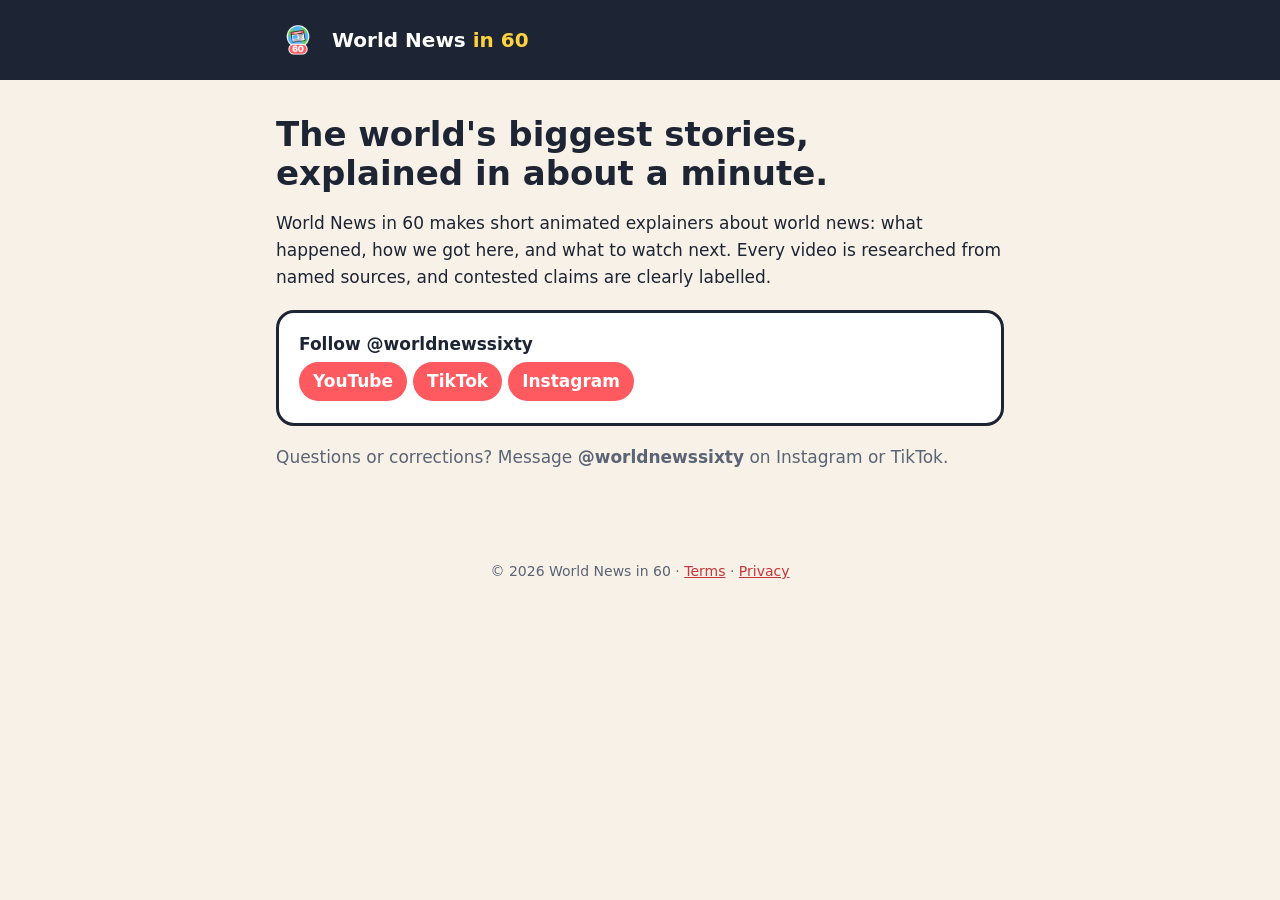
<file: index.html>
<!doctype html><html lang="en"><head><meta charset="utf-8"><meta name="viewport" content="width=device-width,initial-scale=1">
<title>World News in 60</title><link rel="icon" href="icon.png"><link rel="stylesheet" href="style.css"></head><body>
<header><div class="wrap"><img src="icon.png" alt=""><a href="./">World News <span>in 60</span></a></div></header><main><div class="wrap">
<h1>The world's biggest stories, explained in about a minute.</h1>
<p>World News in 60 makes short animated explainers about world news: what happened, how we got here, and what to watch next. Every video is researched from named sources, and contested claims are clearly labelled.</p>
<div class="card"><strong>Follow @worldnewssixty</strong><br>
<a class="pill" href="https://www.youtube.com/@worldnewssixty">YouTube</a><a class="pill" href="https://www.tiktok.com/@worldnewssixty">TikTok</a><a class="pill" href="https://www.instagram.com/worldnewssixty">Instagram</a></div>
<p class="muted">Questions or corrections? Message <strong>@worldnewssixty</strong> on Instagram or TikTok.</p>
</div></main><footer>© 2026 World News in 60 · <a href="terms.html">Terms</a> · <a href="privacy.html">Privacy</a></footer></body></html>
</file>
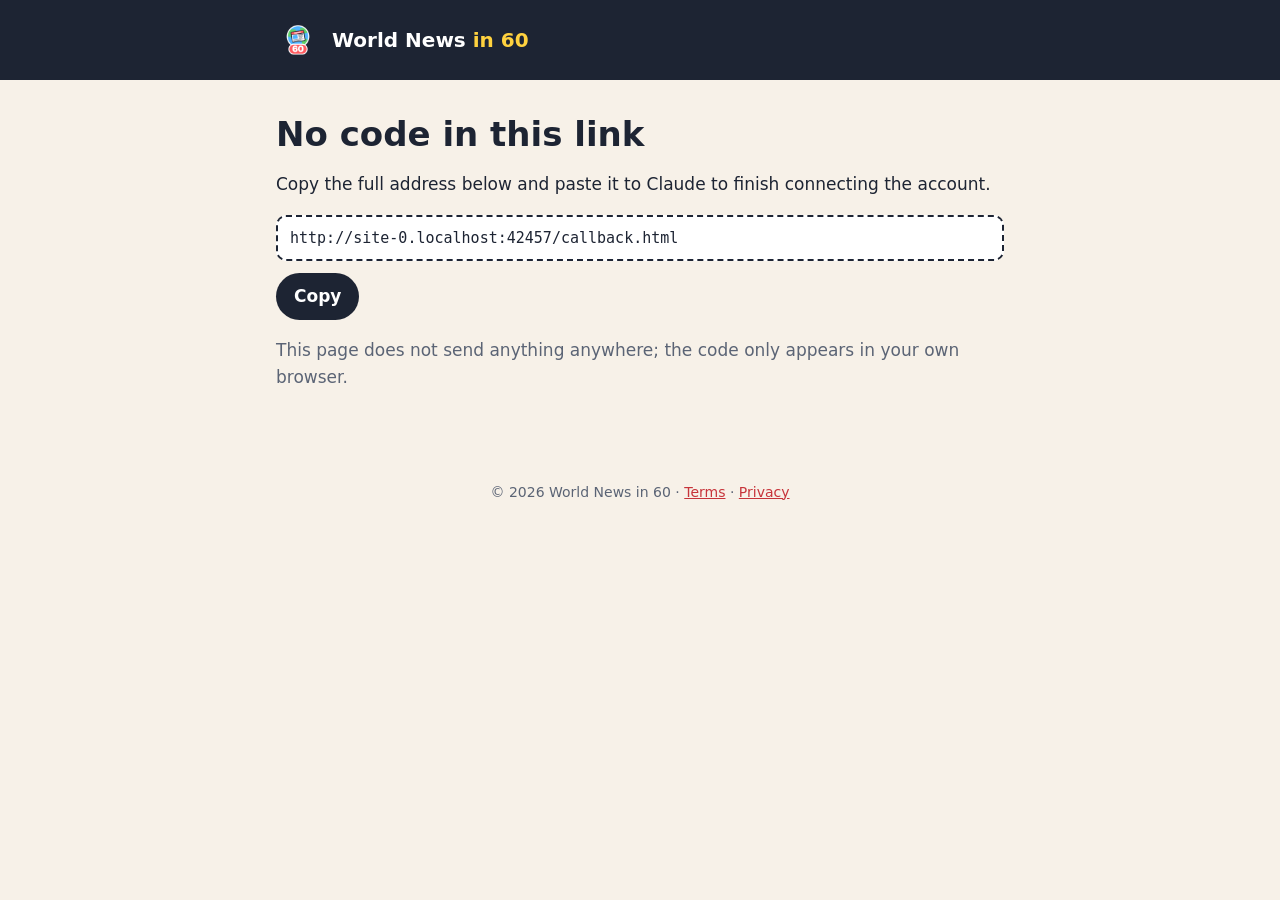
<file: callback.html>
<!doctype html><html lang="en"><head><meta charset="utf-8"><meta name="viewport" content="width=device-width,initial-scale=1">
<title>Connected · World News in 60</title><link rel="icon" href="icon.png"><link rel="stylesheet" href="style.css"></head><body>
<header><div class="wrap"><img src="icon.png" alt=""><a href="./">World News <span>in 60</span></a></div></header><main><div class="wrap">
<h1>Almost done</h1>
<p>Copy the full address below and paste it to Claude to finish connecting the account.</p>
<div class="code" id="url">Loading…</div>
<button id="copy">Copy</button> <span id="ok" class="muted"></span>
<p class="muted">This page does not send anything anywhere; the code only appears in your own browser.</p>
<script>
const u = location.href; document.getElementById('url').textContent = u;
const p = new URLSearchParams(location.search);
if (p.get('error')) document.querySelector('h1').textContent = 'Connection was cancelled or failed';
else if (!p.get('code')) document.querySelector('h1').textContent = 'No code in this link';
document.getElementById('copy').onclick = async () => { try { await navigator.clipboard.writeText(u); document.getElementById('ok').textContent = 'Copied'; } catch (e) { document.getElementById('ok').textContent = 'Select the text and copy it manually'; } };
</script>
</div></main><footer>© 2026 World News in 60 · <a href="terms.html">Terms</a> · <a href="privacy.html">Privacy</a></footer></body></html>
</file>
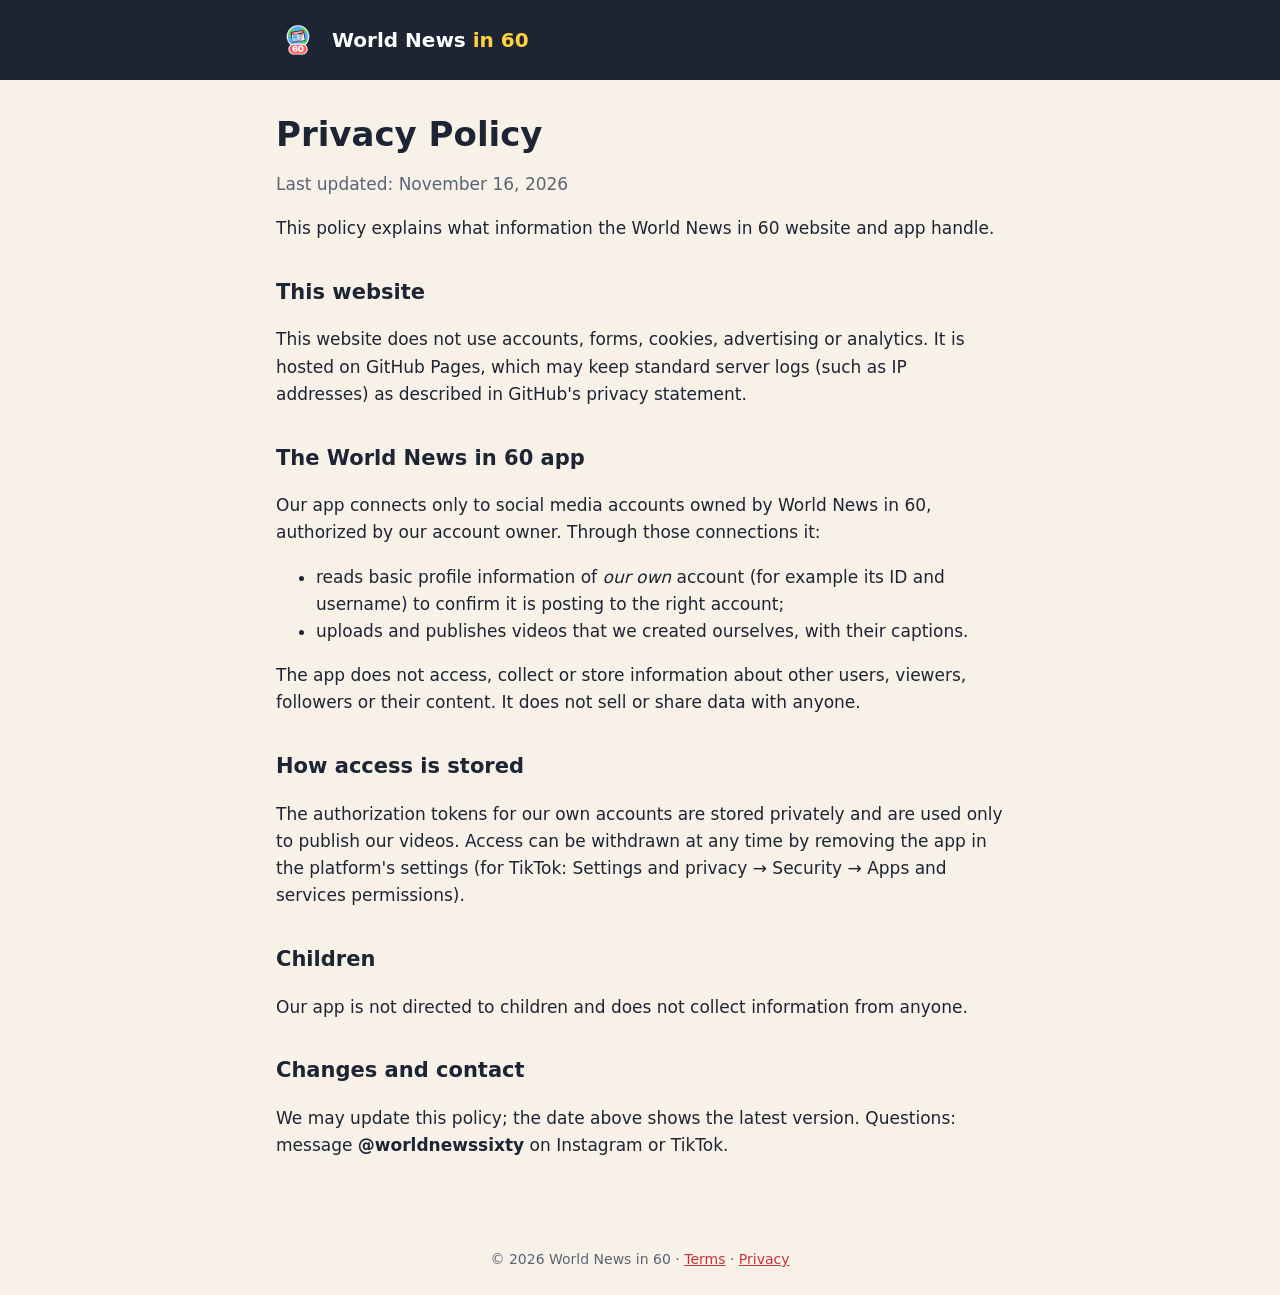
<file: privacy.html>
<!doctype html><html lang="en"><head><meta charset="utf-8"><meta name="viewport" content="width=device-width,initial-scale=1">
<title>Privacy Policy · World News in 60</title><link rel="icon" href="icon.png"><link rel="stylesheet" href="style.css"></head><body>
<header><div class="wrap"><img src="icon.png" alt=""><a href="./">World News <span>in 60</span></a></div></header><main><div class="wrap">
<h1>Privacy Policy</h1><p class="muted">Last updated: November 16, 2026</p>
<p>This policy explains what information the World News in 60 website and app handle.</p>
<h2>This website</h2>
<p>This website does not use accounts, forms, cookies, advertising or analytics. It is hosted on GitHub Pages, which may keep standard server logs (such as IP addresses) as described in GitHub's privacy statement.</p>
<h2>The World News in 60 app</h2>
<p>Our app connects only to social media accounts owned by World News in 60, authorized by our account owner. Through those connections it:</p>
<ul>
<li>reads basic profile information of <em>our own</em> account (for example its ID and username) to confirm it is posting to the right account;</li>
<li>uploads and publishes videos that we created ourselves, with their captions.</li>
</ul>
<p>The app does not access, collect or store information about other users, viewers, followers or their content. It does not sell or share data with anyone.</p>
<h2>How access is stored</h2>
<p>The authorization tokens for our own accounts are stored privately and are used only to publish our videos. Access can be withdrawn at any time by removing the app in the platform's settings (for TikTok: Settings and privacy → Security → Apps and services permissions).</p>
<h2>Children</h2>
<p>Our app is not directed to children and does not collect information from anyone.</p>
<h2>Changes and contact</h2>
<p>We may update this policy; the date above shows the latest version. Questions: message <strong>@worldnewssixty</strong> on Instagram or TikTok.</p>
</div></main><footer>© 2026 World News in 60 · <a href="terms.html">Terms</a> · <a href="privacy.html">Privacy</a></footer></body></html>
</file>
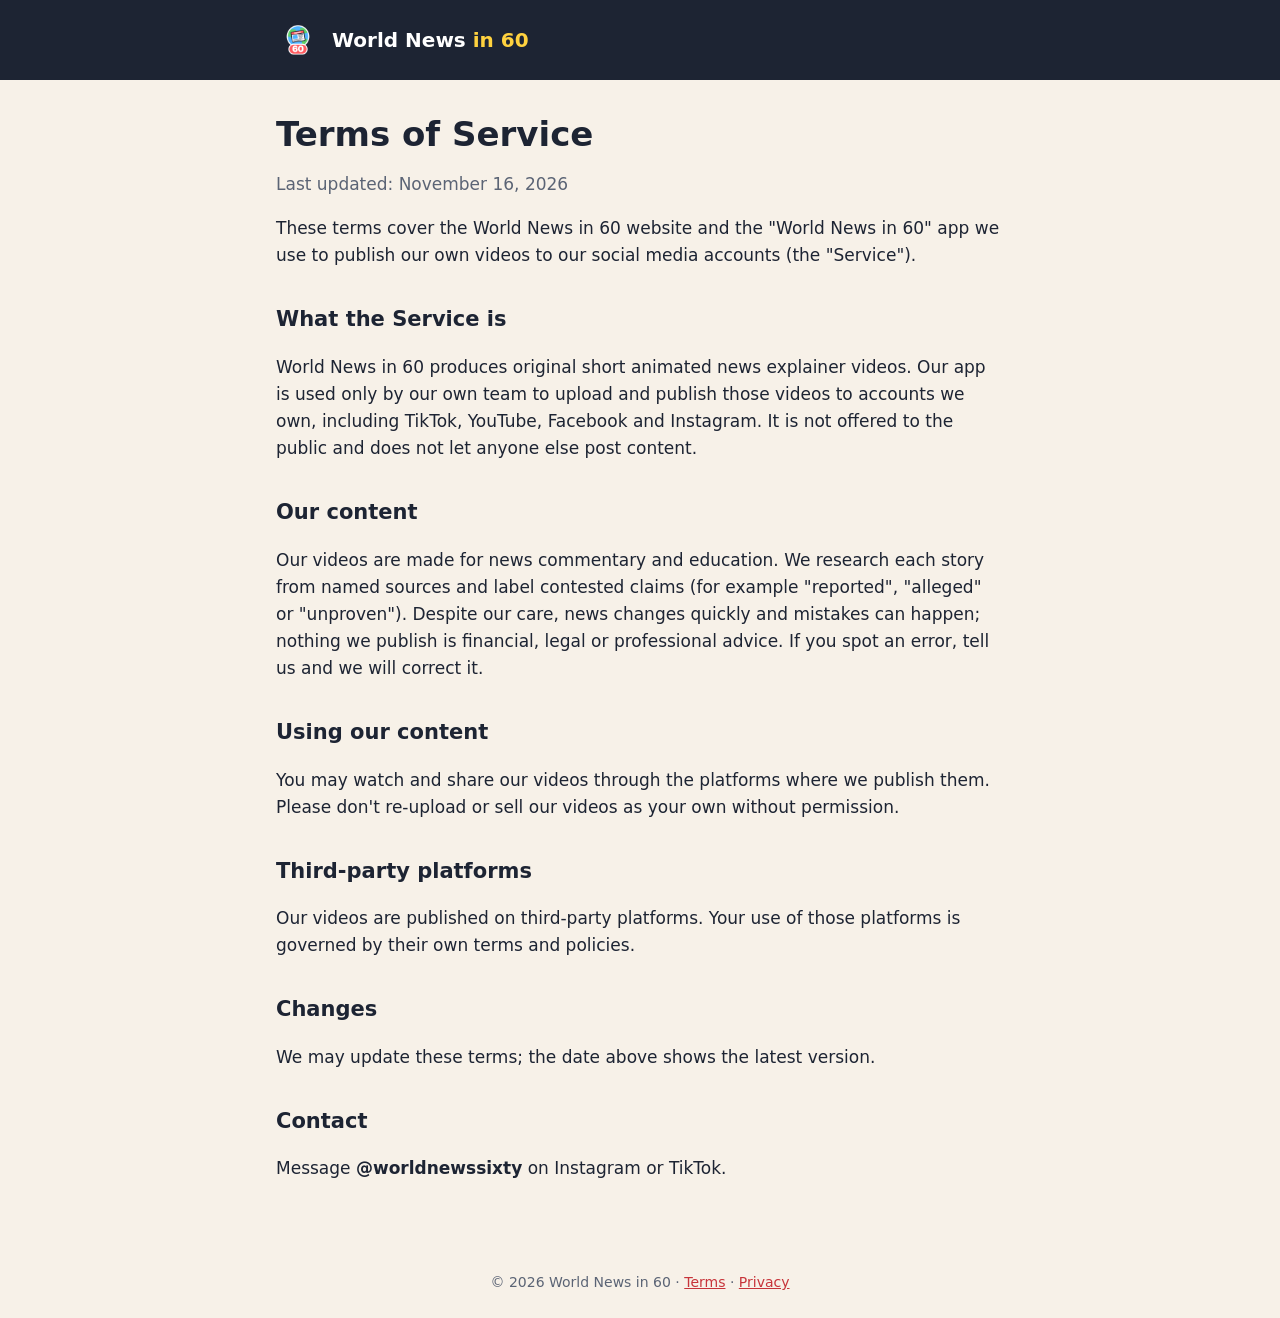
<file: terms.html>
<!doctype html><html lang="en"><head><meta charset="utf-8"><meta name="viewport" content="width=device-width,initial-scale=1">
<title>Terms of Service · World News in 60</title><link rel="icon" href="icon.png"><link rel="stylesheet" href="style.css"></head><body>
<header><div class="wrap"><img src="icon.png" alt=""><a href="./">World News <span>in 60</span></a></div></header><main><div class="wrap">
<h1>Terms of Service</h1><p class="muted">Last updated: November 16, 2026</p>
<p>These terms cover the World News in 60 website and the "World News in 60" app we use to publish our own videos to our social media accounts (the "Service").</p>
<h2>What the Service is</h2>
<p>World News in 60 produces original short animated news explainer videos. Our app is used only by our own team to upload and publish those videos to accounts we own, including TikTok, YouTube, Facebook and Instagram. It is not offered to the public and does not let anyone else post content.</p>
<h2>Our content</h2>
<p>Our videos are made for news commentary and education. We research each story from named sources and label contested claims (for example "reported", "alleged" or "unproven"). Despite our care, news changes quickly and mistakes can happen; nothing we publish is financial, legal or professional advice. If you spot an error, tell us and we will correct it.</p>
<h2>Using our content</h2>
<p>You may watch and share our videos through the platforms where we publish them. Please don't re-upload or sell our videos as your own without permission.</p>
<h2>Third-party platforms</h2>
<p>Our videos are published on third-party platforms. Your use of those platforms is governed by their own terms and policies.</p>
<h2>Changes</h2>
<p>We may update these terms; the date above shows the latest version.</p>
<h2>Contact</h2>
<p>Message <strong>@worldnewssixty</strong> on Instagram or TikTok.</p>
</div></main><footer>© 2026 World News in 60 · <a href="terms.html">Terms</a> · <a href="privacy.html">Privacy</a></footer></body></html>
</file>
<file: style.css>
:root{--ink:#1d2433;--red:#ff5a5f;--yellow:#ffd23f;--paper:#f7f1e8;--muted:#5b6475}
*{box-sizing:border-box}
body{margin:0;background:var(--paper);color:var(--ink);font:17px/1.6 system-ui,-apple-system,"Segoe UI",Inter,sans-serif}
header{background:var(--ink);color:#fff;padding:18px 16px}
header .wrap{display:flex;align-items:center;gap:12px}
header img{width:44px;height:44px;border-radius:10px}
header a{color:#fff;text-decoration:none;font-weight:800;font-size:20px}
header span{color:var(--yellow)}
.wrap{max-width:760px;margin:0 auto;padding:0 16px}
main .wrap{padding:28px 16px 48px}
h1{font-size:34px;line-height:1.15;margin:.2em 0 .4em}
h2{font-size:21px;margin:1.6em 0 .4em}
a{color:#c7343a}
.card{background:#fff;border:3px solid var(--ink);border-radius:18px;padding:18px 20px;margin:18px 0}
.pill{display:inline-block;background:var(--red);color:#fff;font-weight:800;border-radius:99px;padding:6px 14px;margin:4px 6px 4px 0;text-decoration:none}
code,.code{font:15px ui-monospace,Menlo,monospace;background:#fff;border:2px dashed var(--ink);border-radius:10px;padding:12px;display:block;word-break:break-all}
button{font:inherit;font-weight:800;background:var(--ink);color:#fff;border:0;border-radius:99px;padding:10px 18px;margin-top:12px;cursor:pointer}
footer{color:var(--muted);font-size:14px;text-align:center;padding:24px 16px}
.muted{color:var(--muted)}
</file>
